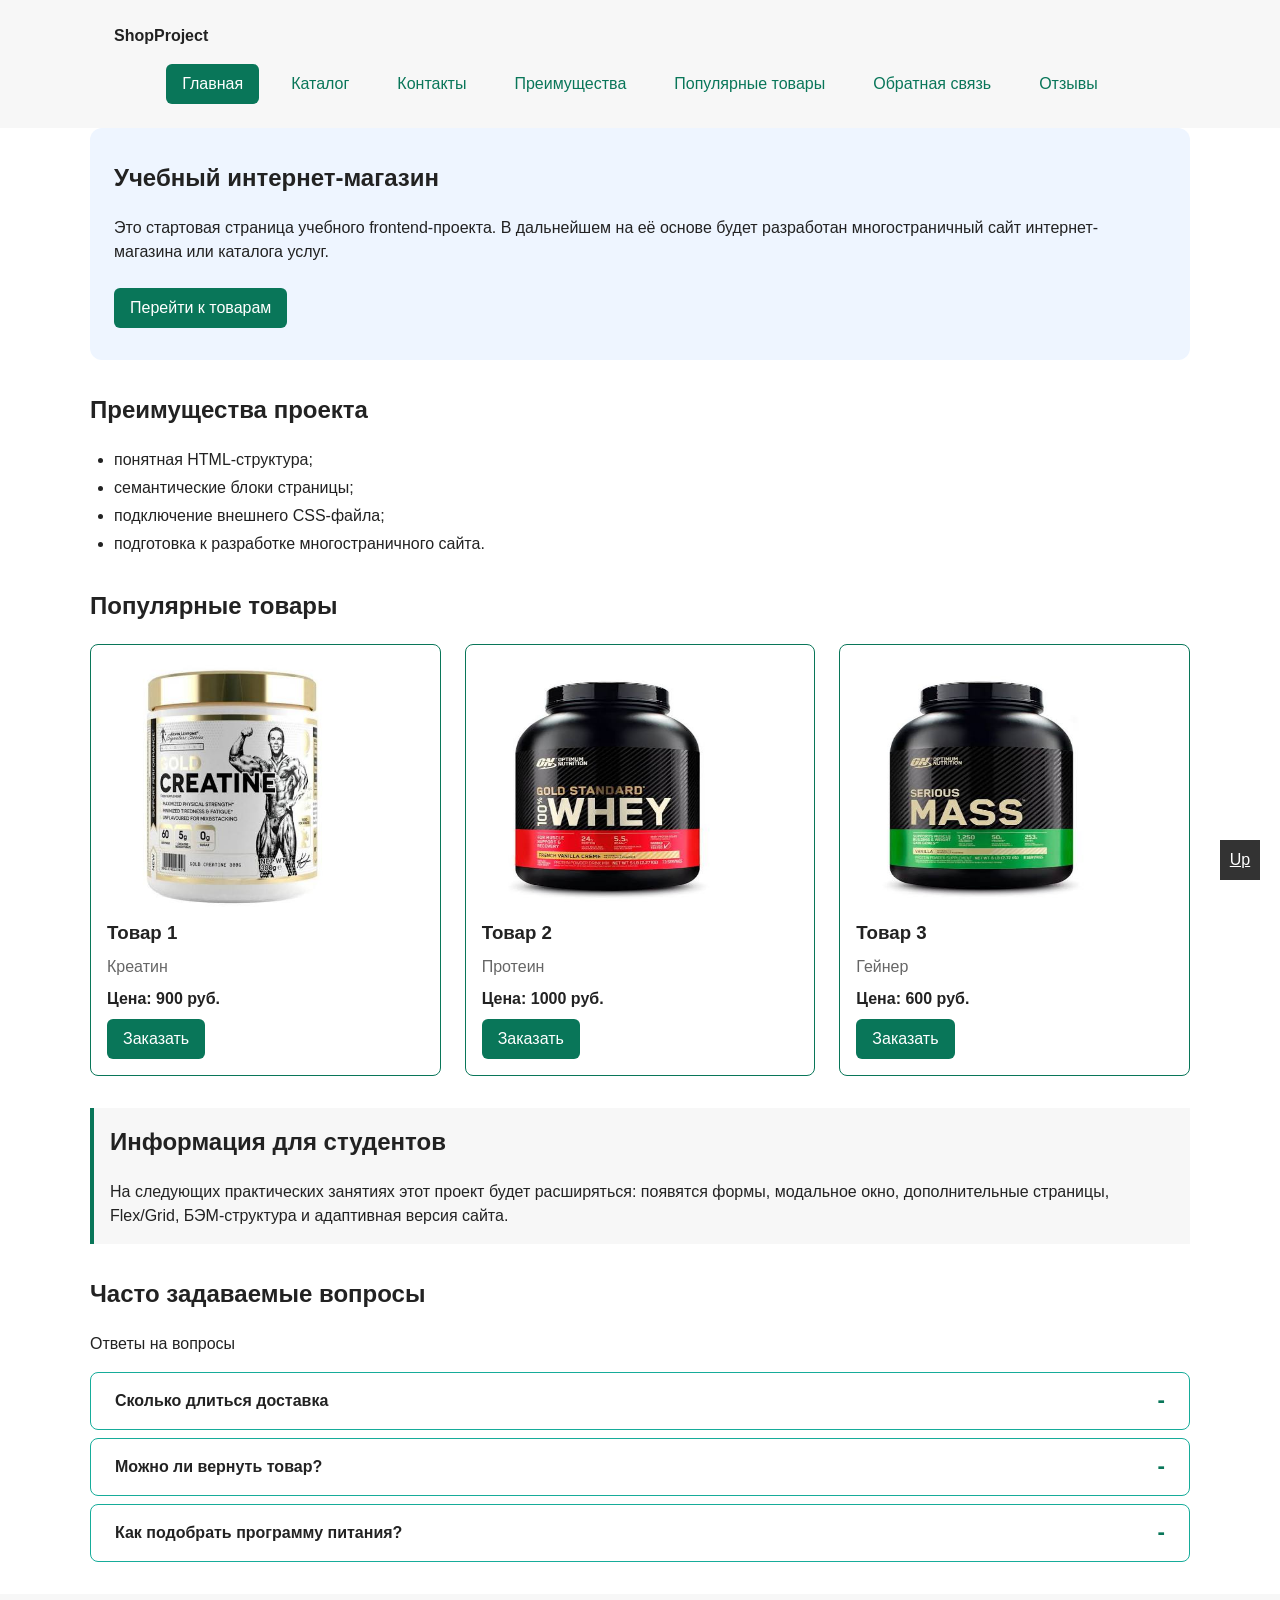
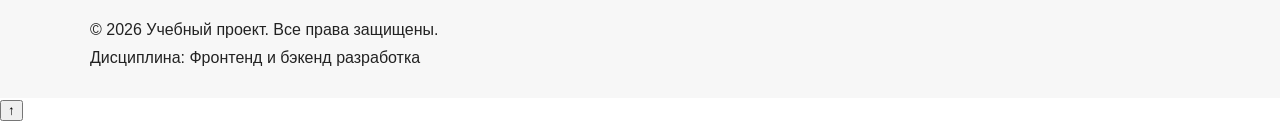
<file: index.html>
<!doctype html>
<html lang="ru">
  <head>
    <meta charset="UTF-8" />
    <meta name="viewport" content="width=device-width, initial-scale=1.0" />
    <meta
      name="description"
      content="Учебный интернет-магазин — главная страница."
    />
    <title>Учебный интернет-магазин</title>
    <link rel="stylesheet" href="css/style.css" />
    <script src="js/main.js" defer></script>
  </head>
  <body>
    <header class="site-header">
      <div class="site-header__inner">
        <a class="site-header__logo" href="index.html">ShopProject</a>

        <nav class="site-nav" aria-label="Основная навигация">
          <ul class="site-nav__list">
            <li class="site-nav__item">
              <a class="site-nav__link site-nav__link--active" href="index.html"
                >Главная</a
              >
            </li>
            <li class="site-nav__item">
              <a class="site-nav__link" href="catalog.html">Каталог</a>
            </li>
            <li class="site-nav__item">
              <a class="site-nav__link" href="contacts.html">Контакты</a>
            </li>
            <li class="site-nav__item">
              <a class="site-nav__link" href="index.html#advantages"
                >Преимущества</a
              >
            </li>
            <li class="site-nav__item">
              <a class="site-nav__link" href="index.html#popular"
                >Популярные товары</a
              >
            </li>
            <li class="site-nav__item">
              <a class="site-nav__link" href="index.html#contacts"
                >Обратная связь</a
              >
            </li>
            <li class="site-nav__item">
              <a class="site-nav__link" href="reviews.html">Отзывы</a>
            </li>
          </ul>
        </nav>
      </div>
    </header>

    <main>
      <section class="hero">
        <h1 class="hero__title">Учебный интернет-магазин</h1>
        <p class="hero__text">
          Это стартовая страница учебного frontend-проекта. В дальнейшем на её
          основе будет разработан многостраничный сайт интернет-магазина или
          каталога услуг.
        </p>
        <a class="button button--primary" href="#popular">Перейти к товарам</a>
      </section>

      <section class="section" id="advantages">
        <h2 class="section__title">Преимущества проекта</h2>
        <ul class="advantages-list">
          <li class="advantages-list__item">понятная HTML-структура;</li>
          <li class="advantages-list__item">семантические блоки страницы;</li>
          <li class="advantages-list__item">подключение внешнего CSS-файла;</li>
          <li class="advantages-list__item">
            подготовка к разработке многостраничного сайта.
          </li>
        </ul>
      </section>

      <section class="section" id="popular">
        <h2 class="section__title">Популярные товары</h2>

        <div class="products-grid">
          <article class="product-card product-card--featured">
            <img src="images/creatin.jpeg" width="250" height="250" />
            <h3 class="product-card__title">Товар 1</h3>
            <p class="product-card__description">Креатин</p>
            <p class="product-card__price">Цена: 900 руб.</p>
            <button
              class="button button--primary product-card__button"
              type="button"
              data-product="Товар 1"
            >
              Заказать
            </button>
          </article>

          <article class="product-card product-card--featured">
            <img src="images/Protein.jpeg" width="250" height="250" />
            <h3 class="product-card__title">Товар 2</h3>
            <p class="product-card__description">Протеин</p>
            <p class="product-card__price">Цена: 1000 руб.</p>
            <button
              class="button button--primary product-card__button"
              type="button"
              data-product="Товар 2"
            >
              Заказать
            </button>
          </article>

          <article class="product-card product-card--featured">
            <img src="images/gainer.jpeg" width="250" height="250" />
            <h3 class="product-card__title">Товар 3</h3>
            <p class="product-card__description">Гейнер</p>
            <p class="product-card__price">Цена: 600 руб.</p>
            <button
              class="button button--primary product-card__button"
              type="button"
              data-product="Товар 3"
            >
              Заказать
            </button>
          </article>
        </div>
      </section>

      <aside class="aside-info">
        <h2 class="aside-info__title">Информация для студентов</h2>
        <p class="aside-info__text">
          На следующих практических занятиях этот проект будет расширяться:
          появятся формы, модальное окно, дополнительные страницы, Flex/Grid,
          БЭМ-структура и адаптивная версия сайта.
        </p>
      </aside>

      <!-- Блок вопросы ответы -->
      <section class="section" id="faq">
        <h2 class="section__title">Часто задаваемые вопросы</h2>
        <p class="section__subtitle">Ответы на вопросы</p>
        <div class="faq">
          <details class="faq-item">
            <summary class="faq-item__question">
              Сколько длиться доставка
            </summary>
            <p class="faq-item__answer">2-6 дней</p>
          </details>
          <details class="faq-item">
            <summary class="faq-item__question">
              Можно ли вернуть товар?
            </summary>
            <p class="faq-item__answer">Возврат возможен в течение 14 дней</p>
          </details>

          <details class="faq-item">
            <summary class="faq-item__question">
              Как подобрать программу питания?
            </summary>
            <p class="faq-item__answer">Оставьте заявку через форму</p>
          </details>
        </div>
      </section>
    </main>

    <footer class="site-footer" id="contacts">
      <p class="site-footer__text">
        &copy; 2026 Учебный проект. Все права защищены.
      </p>
      <p class="site-footer__text">Дисциплина: Фронтенд и бэкенд разработка</p>
    </footer>

    <dialog
      class="order-dialog"
      id="order-dialog"
      aria-labelledby="order-dialog-title"
    >
      <h2 class="order-dialog__title" id="order-dialog-title">
        Оформление заявки
      </h2>

      <form
        class="order-form"
        id="order-form"
        action="#"
        method="post"
        novalidate
      >
        <input type="hidden" id="selected-product" name="selected-product" />

        <div class="order-form__field">
          <label class="order-form__label" for="order-name">Имя</label>
          <input
            class="order-form__input"
            id="order-name"
            name="name"
            type="text"
            required
          />
        </div>

        <div class="order-form__field">
          <label class="order-form__label" for="order-email">E-mail</label>
          <input
            class="order-form__input"
            id="order-email"
            name="email"
            type="email"
            placeholder="example@mail.ru"
            autocomplete="email"
            required
          />
        </div>

        <div class="order-form__field">
          <label class="order-form__label" for="order-phone">Телефон</label>
          <input
            class="order-form__input"
            id="order-phone"
            name="phone"
            type="tel"
            inputmode="tel"
            placeholder="+7 (900) 000-00-00"
            pattern="^\+7 \(\d{3}\) \d{3}-\d{2}-\d{2}$"
            required
          />
          <small class="order-form__hint">Формат: +7 (900) 000-00-00</small>
        </div>

        <div class="order-form__field">
          <label class="order-form__label" for="order-date">Дата связи</label>
          <input
            class="order-form__input"
            id="order-date"
            name="date"
            type="date"
          />
        </div>

        <div class="order-form__field">
          <label class="order-form__label" for="order-topic">Тема заявки</label>
          <select
            class="order-form__select"
            id="order-topic"
            name="topic"
            required
          >
            <option value="">Выберите тему</option>
            <option value="product">Заказ товара</option>
            <option value="consultation">Консультация</option>
            <option value="delivery">Доставка</option>
          </select>
        </div>

        <div class="order-form__field">
          <label class="order-form__label" for="order-comment"
            >Комментарий</label
          >
          <textarea
            class="order-form__textarea"
            id="order-comment"
            name="comment"
            rows="4"
            placeholder="Укажите дополнительную информацию"
          ></textarea>
        </div>

        <div class="order-form__field order-form__field--checkbox">
          <label class="order-form__label order-form__label--checkbox">
            <input
              class="order-form__checkbox"
              id="order-agreement"
              name="agreement"
              type="checkbox"
              required
            />
            Я согласен на обработку данных
          </label>
        </div>

        <div class="order-form__actions">
          <button
            class="button button--secondary"
            type="button"
            id="close-order-dialog"
          >
            Закрыть
          </button>
          <button class="button button--primary" type="submit">
            Отправить заявку
          </button>
        </div>
      </form>
    </dialog>

    <a href="#top" class="btn-top" aria-label="Вернуться наверх">Up</a>

    <p class="success-message" id="success-message" hidden>
      Форма успешно отправлена!
    </p>
  </body>
</html>
</file>
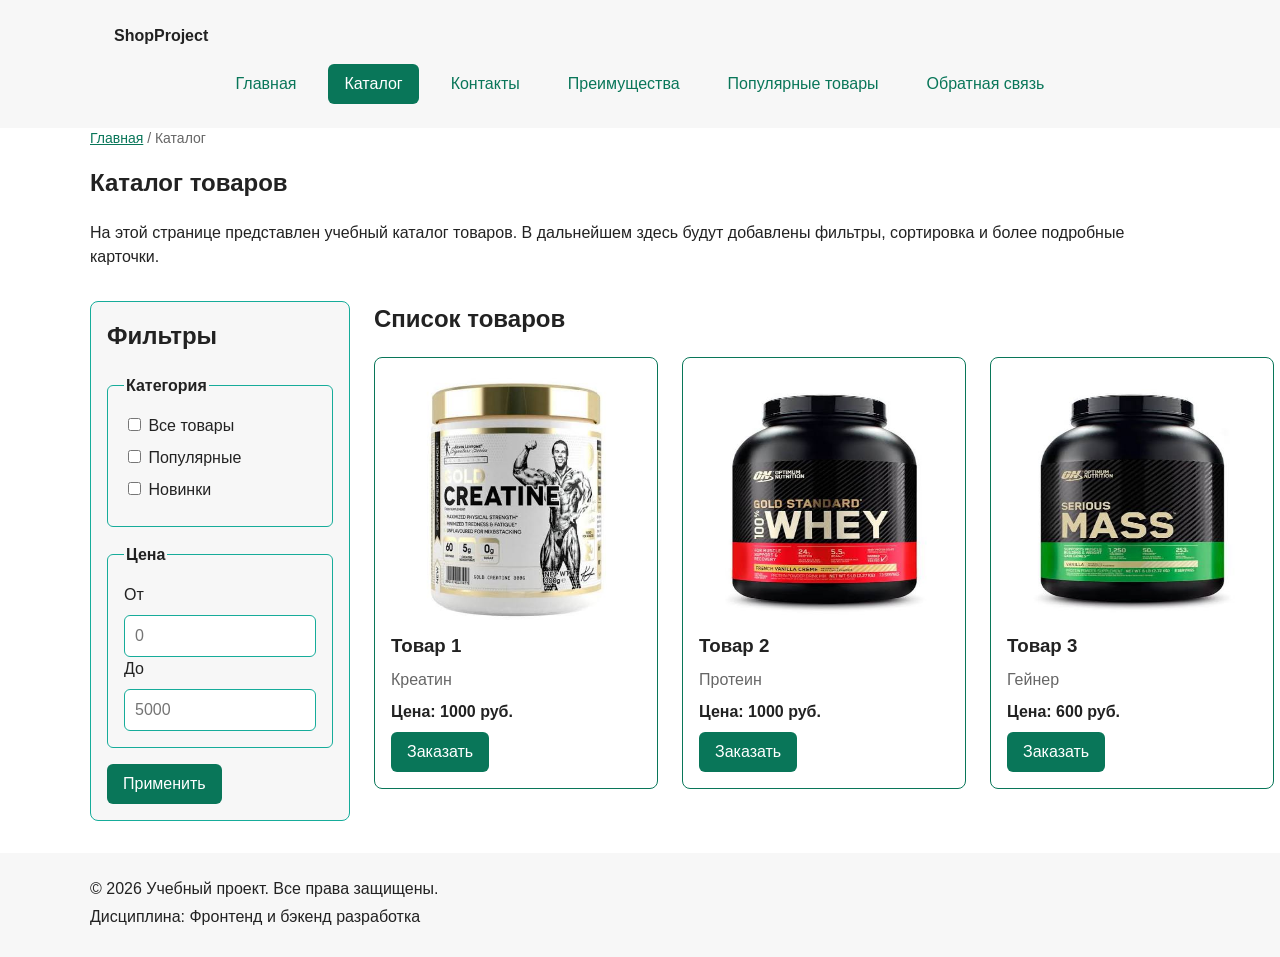
<file: catalog.html>
<!doctype html>
<html lang="ru">
  <head>
    <meta charset="UTF-8" />
    <meta name="viewport" content="width=device-width, initial-scale=1.0" />
    <meta
      name="description"
      content="Каталог товаров учебного интернет-магазина."
    />
    <title>Каталог товаров — Учебный интернет-магазин</title>
    <link rel="stylesheet" href="css/style.css" />
  </head>
  <body>
    <header class="site-header">
      <div class="site-header__inner">
        <a class="site-header__logo" href="index.html">ShopProject</a>

        <nav class="site-nav" aria-label="Основная навигация">
          <ul class="site-nav__list">
            <li class="site-nav__item">
              <a class="site-nav__link" href="index.html">Главная</a>
            </li>
            <li class="site-nav__item">
              <a
                class="site-nav__link site-nav__link--active"
                href="catalog.html"
                >Каталог</a
              >
            </li>
            <li class="site-nav__item">
              <a class="site-nav__link" href="contacts.html">Контакты</a>
            </li>
            <li class="site-nav__item">
              <a class="site-nav__link" href="index.html#advantages"
                >Преимущества</a
              >
            </li>
            <li class="site-nav__item">
              <a class="site-nav__link" href="index.html#popular"
                >Популярные товары</a
              >
            </li>
            <li class="site-nav__item">
              <a class="site-nav__link" href="index.html#contacts"
                >Обратная связь</a
              >
            </li>
          </ul>
        </nav>
      </div>
    </header>

    <main>
      <nav class="breadcrumbs" aria-label="Хлебные крошки">
        <a class="breadcrumbs__link" href="index.html">Главная</a>
        <span class="breadcrumbs__current">Каталог</span>
      </nav>

      <section class="section">
        <h1 class="section__title">Каталог товаров</h1>
        <p class="section__text">
          На этой странице представлен учебный каталог товаров. В дальнейшем
          здесь будут добавлены фильтры, сортировка и более подробные карточки.
        </p>
      </section>

      <section class="catalog-layout">
        <aside class="catalog-filters">
          <h2 class="catalog-filters__title">Фильтры</h2>

          <form class="filters-form" action="#" method="get">
            <fieldset class="filters-form__group">
              <legend class="filters-form__legend">Категория</legend>

              <label class="filters-form__label">
                <input
                  class="filters-form__checkbox"
                  type="checkbox"
                  name="category"
                  value="all"
                />
                Все товары
              </label>

              <label class="filters-form__label">
                <input
                  class="filters-form__checkbox"
                  type="checkbox"
                  name="category"
                  value="popular"
                />
                Популярные
              </label>

              <label class="filters-form__label">
                <input
                  class="filters-form__checkbox"
                  type="checkbox"
                  name="category"
                  value="new"
                />
                Новинки
              </label>
            </fieldset>

            <fieldset class="filters-form__group">
              <legend class="filters-form__legend">Цена</legend>

              <label class="filters-form__label" for="price-from">От</label>
              <input
                class="filters-form__input"
                id="price-from"
                name="price-from"
                type="number"
                min="0"
                placeholder="0"
              />

              <label class="filters-form__label" for="price-to">До</label>
              <input
                class="filters-form__input"
                id="price-to"
                name="price-to"
                type="number"
                min="0"
                placeholder="5000"
              />
            </fieldset>

            <button
              class="button button--primary filters-form__button"
              type="submit"
            >
              Применить
            </button>
          </form>
        </aside>

        <section class="catalog-products">
          <h2 class="catalog-products__title">Список товаров</h2>

          <div class="products-grid">
            <article class="product-card product-card--featured">
              <img src="images/creatin.jpeg" width="250" height="250" />
              <h3 class="product-card__title">Товар 1</h3>
              <p class="product-card__description">Креатин</p>
              <p class="product-card__price">Цена: 1000 руб.</p>
              <button
                class="button button--primary product-card__button"
                type="button"
                data-product="Товар 1"
              >
                Заказать
              </button>
            </article>

            <article class="product-card product-card--featured">
              <img src="images/Protein.jpeg" width="250" height="250" />
              <h3 class="product-card__title">Товар 2</h3>
              <p class="product-card__description">Протеин</p>
              <p class="product-card__price">Цена: 1000 руб.</p>
              <button
                class="button button--primary product-card__button"
                type="button"
                data-product="Товар 2"
              >
                Заказать
              </button>
            </article>

            <article class="product-card product-card--featured">
              <img src="images/gainer.jpeg" width="250" height="250" />
              <h3 class="product-card__title">Товар 3</h3>
              <p class="product-card__description">Гейнер</p>
              <p class="product-card__price">Цена: 600 руб.</p>
              <button
                class="button button--primary product-card__button"
                type="button"
                data-product="Товар 3"
              >
                Заказать
              </button>
            </article>
          </div>
        </section>
      </section>
    </main>

    <footer class="site-footer">
      <p class="site-footer__text">
        &copy; 2026 Учебный проект. Все права защищены.
      </p>
      <p class="site-footer__text">Дисциплина: Фронтенд и бэкенд разработка</p>
    </footer>
  </body>
</html>
</file>
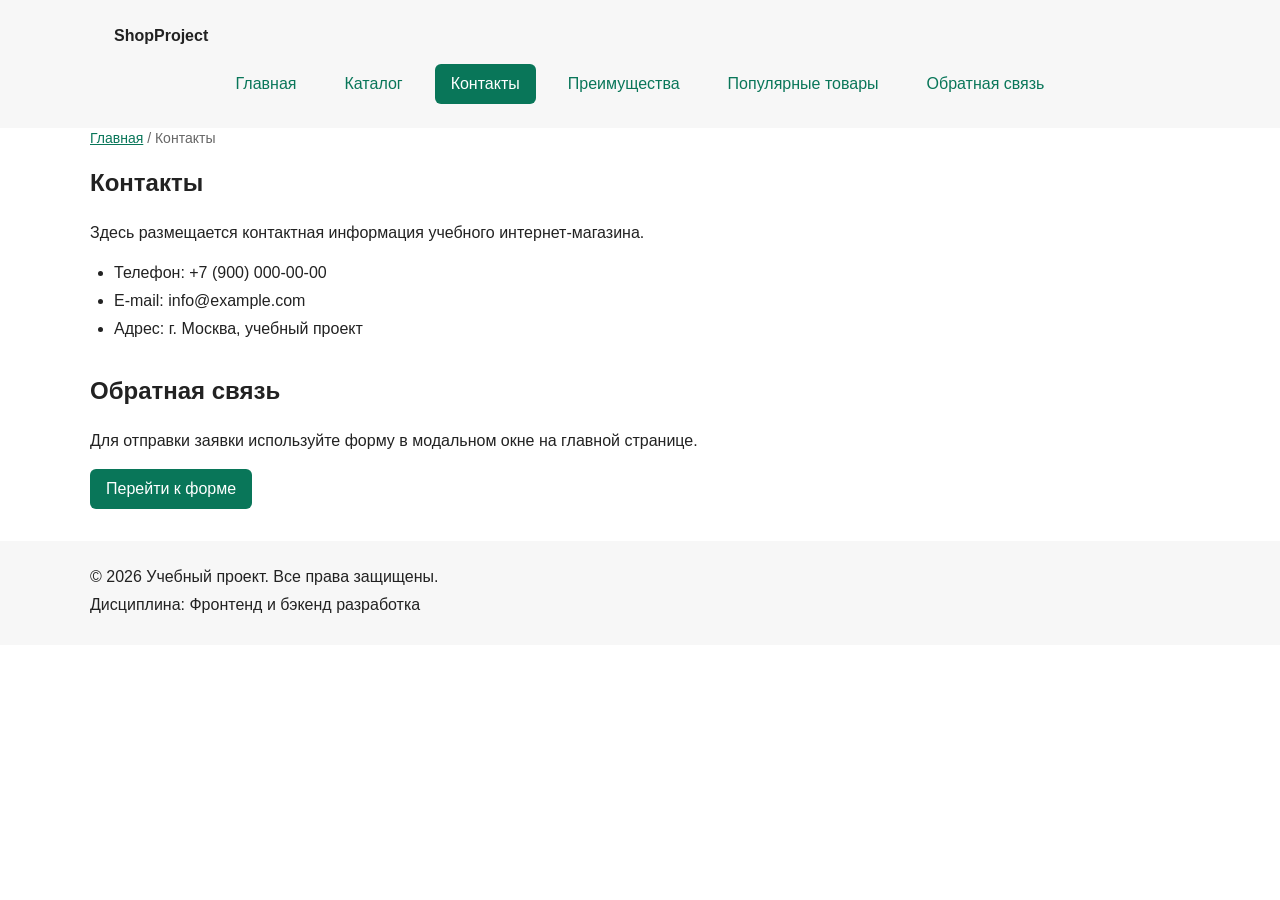
<file: contacts.html>
<!DOCTYPE html>
<html lang="ru">
<head>
  <meta charset="UTF-8">
  <meta name="viewport" content="width=device-width, initial-scale=1.0">
  <meta name="description" content="Контактная информация учебного интернет-магазина.">
  <title>Контакты — Учебный интернет-магазин</title>
  <link rel="stylesheet" href="css/style.css">
</head>
<body>
  <header class="site-header">
    <div class="site-header__inner">
      <a class="site-header__logo" href="index.html">ShopProject</a>

      <nav class="site-nav" aria-label="Основная навигация">
        <ul class="site-nav__list">
          <li class="site-nav__item">
            <a class="site-nav__link" href="index.html">Главная</a>
          </li>
          <li class="site-nav__item">
            <a class="site-nav__link" href="catalog.html">Каталог</a>
          </li>
          <li class="site-nav__item">
            <a class="site-nav__link site-nav__link--active" href="contacts.html">Контакты</a>
          </li>
          <li class="site-nav__item">
            <a class="site-nav__link" href="index.html#advantages">Преимущества</a>
          </li>
          <li class="site-nav__item">
            <a class="site-nav__link" href="index.html#popular">Популярные товары</a>
          </li>
          <li class="site-nav__item">
            <a class="site-nav__link" href="index.html#contacts">Обратная связь</a>
          </li>
        </ul>
      </nav>
    </div>
  </header>

  <main>
    <nav class="breadcrumbs" aria-label="Хлебные крошки">
      <a class="breadcrumbs__link" href="index.html">Главная</a>
      <span class="breadcrumbs__current">Контакты</span>
    </nav>

    <section class="section">
      <h1 class="section__title">Контакты</h1>
      <p class="section__text">
        Здесь размещается контактная информация учебного интернет-магазина.
      </p>

      <ul class="contacts-list">
        <li class="contacts-list__item">Телефон: +7 (900) 000-00-00</li>
        <li class="contacts-list__item">E-mail: info@example.com</li>
        <li class="contacts-list__item">Адрес: г. Москва, учебный проект</li>
      </ul>
    </section>

    <section class="section" id="feedback">
      <h2 class="section__title">Обратная связь</h2>
      <p class="section__text">
        Для отправки заявки используйте форму в модальном окне на главной странице.
      </p>
      <a class="button button--primary" href="index.html#contacts">Перейти к форме</a>
    </section>
  </main>

  <footer class="site-footer">
    <p class="site-footer__text">&copy; 2026 Учебный проект. Все права защищены.</p>
    <p class="site-footer__text">Дисциплина: Фронтенд и бэкенд разработка</p>
  </footer>
</body>
</html>
</file>
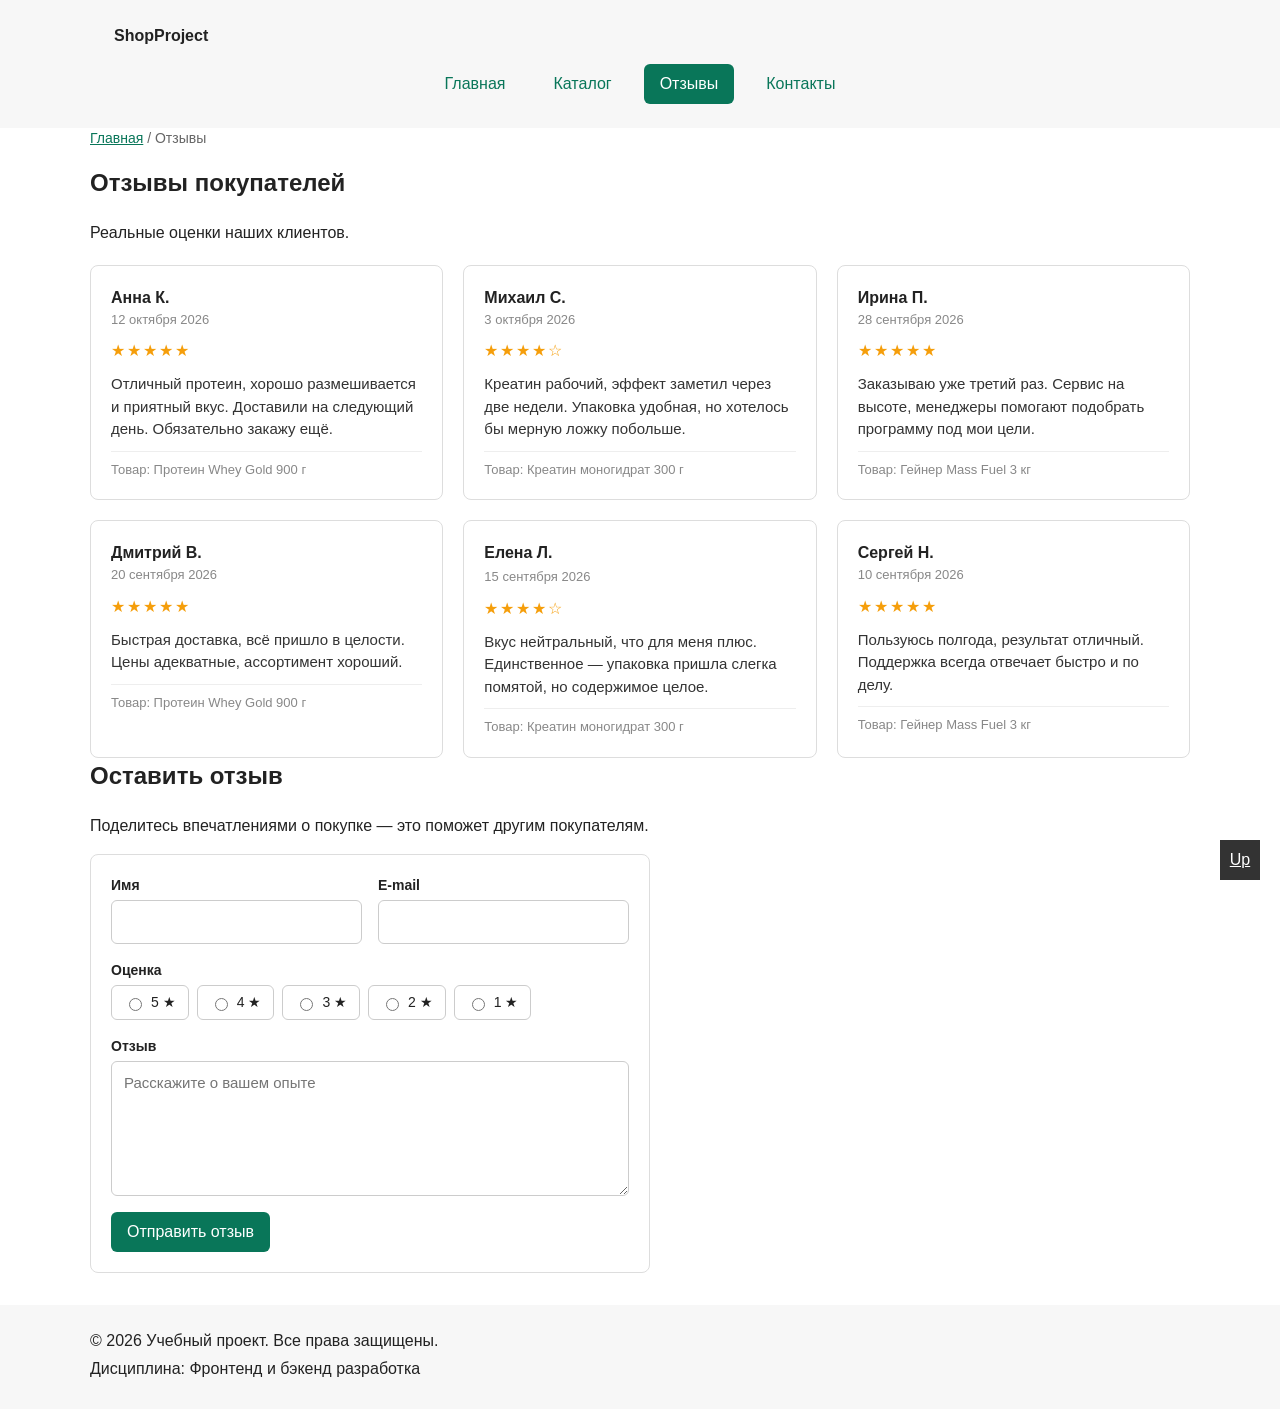
<file: reviews.html>
<!doctype html>
<html lang="ru">
  <head>
    <meta charset="UTF-8" />
    <meta name="viewport" content="width=device-width, initial-scale=1.0" />
    <meta
      name="description"
      content="Отзывы покупателей учебного интернет-магазина ShopProject."
    />
    <title>Отзывы — ShopProject</title>
    <link rel="stylesheet" href="css/style.css" />
    <script src="js/main.js" defer></script>
  </head>
  <body>
    <header class="site-header">
      <div class="site-header__inner">
        <a class="site-header__logo" href="index.html">ShopProject</a>

        <nav class="site-nav" aria-label="Основная навигация">
          <ul class="site-nav__list">
            <li class="site-nav__item">
              <a class="site-nav__link" href="index.html">Главная</a>
            </li>
            <li class="site-nav__item">
              <a class="site-nav__link" href="catalog.html">Каталог</a>
            </li>
            <li class="site-nav__item">
              <a
                class="site-nav__link site-nav__link--active"
                href="reviews.html"
                >Отзывы</a
              >
            </li>
            <li class="site-nav__item">
              <a class="site-nav__link" href="contacts.html">Контакты</a>
            </li>
          </ul>
        </nav>
      </div>
    </header>

    <main>
      <nav class="breadcrumbs" aria-label="Хлебные крошки">
        <a class="breadcrumbs__link" href="index.html">Главная</a>
        <span class="breadcrumbs__current">Отзывы</span>
      </nav>

      <!-- Заголовок страницы -->
      <section class="section">
        <h1 class="section__title">Отзывы покупателей</h1>
        <p class="section__subtitle">Реальные оценки наших клиентов.</p>

        <div class="reviews-grid">
          <!-- Отзыв 1 -->
          <article class="review-card">
            <div class="review-card__head">
              <div>
                <p class="review-card__name">Анна К.</p>
                <p class="review-card__date">12 октября 2026</p>
              </div>
            </div>
            <div class="review-card__stars" aria-label="Оценка 5 из 5">
              ★★★★★
            </div>
            <p class="review-card__text">
              Отличный протеин, хорошо размешивается и приятный вкус. Доставили
              на следующий день. Обязательно закажу ещё.
            </p>
            <p class="review-card__product">Товар: Протеин Whey Gold 900 г</p>
          </article>

          <!-- Отзыв 2 -->
          <article class="review-card">
            <div class="review-card__head">
              <div>
                <p class="review-card__name">Михаил С.</p>
                <p class="review-card__date">3 октября 2026</p>
              </div>
            </div>
            <div class="review-card__stars" aria-label="Оценка 4 из 5">
              ★★★★☆
            </div>
            <p class="review-card__text">
              Креатин рабочий, эффект заметил через две недели. Упаковка
              удобная, но хотелось бы мерную ложку побольше.
            </p>
            <p class="review-card__product">Товар: Креатин моногидрат 300 г</p>
          </article>

          <!-- Отзыв 3 -->
          <article class="review-card">
            <div class="review-card__head">
              <div>
                <p class="review-card__name">Ирина П.</p>
                <p class="review-card__date">28 сентября 2026</p>
              </div>
            </div>
            <div class="review-card__stars" aria-label="Оценка 5 из 5">
              ★★★★★
            </div>
            <p class="review-card__text">
              Заказываю уже третий раз. Сервис на высоте, менеджеры помогают
              подобрать программу под мои цели.
            </p>
            <p class="review-card__product">Товар: Гейнер Mass Fuel 3 кг</p>
          </article>

          <!-- Отзыв 4 -->
          <article class="review-card">
            <div class="review-card__head">
              <div>
                <p class="review-card__name">Дмитрий В.</p>
                <p class="review-card__date">20 сентября 2026</p>
              </div>
            </div>
            <div class="review-card__stars" aria-label="Оценка 5 из 5">
              ★★★★★
            </div>
            <p class="review-card__text">
              Быстрая доставка, всё пришло в целости. Цены адекватные,
              ассортимент хороший.
            </p>
            <p class="review-card__product">Товар: Протеин Whey Gold 900 г</p>
          </article>

          <!-- Отзыв 5 -->
          <article class="review-card">
            <div class="review-card__head">
              <p class="review-card__name">Елена Л.</p>
              <p class="review-card__date">15 сентября 2026</p>
            </div>
            <div class="review-card__stars" aria-label="Оценка 4 из 5">
              ★★★★☆
            </div>
            <p class="review-card__text">
              Вкус нейтральный, что для меня плюс. Единственное — упаковка
              пришла слегка помятой, но содержимое целое.
            </p>
            <p class="review-card__product">Товар: Креатин моногидрат 300 г</p>
          </article>

          <!-- Отзыв 6 -->
          <article class="review-card">
            <div class="review-card__head">
              <div>
                <p class="review-card__name">Сергей Н.</p>
                <p class="review-card__date">10 сентября 2026</p>
              </div>
            </div>
            <div class="review-card__stars" aria-label="Оценка 5 из 5">
              ★★★★★
            </div>
            <p class="review-card__text">
              Пользуюсь полгода, результат отличный. Поддержка всегда отвечает
              быстро и по делу.
            </p>
            <p class="review-card__product">Товар: Гейнер Mass Fuel 3 кг</p>
          </article>
        </div>

      <!-- Форма отзыва -->
      <section class="section" id="leave-review">
        <h2 class="section__title">Оставить отзыв</h2>
        <p class="section__subtitle">
          Поделитесь впечатлениями о покупке — это поможет другим покупателям.
        </p>

        <form class="review-form" action="#" method="post" novalidate>
          <div class="review-form__row">
            <div class="review-form__field">
              <label class="review-form__label" for="review-name">Имя</label>
              <input
                class="review-form__input"
                id="review-name"
                name="name"
                type="text"
                autocomplete="name"
                required
              />
            </div>

            <div class="review-form__field">
              <label class="review-form__label" for="review-email"
                >E-mail</label
              >
              <input
                class="review-form__input"
                id="review-email"
                name="email"
                type="email"
                autocomplete="email"
                required
              />
            </div>
          </div>

          <div class="review-form__field">
            <span class="review-form__label" id="review-rating-label"
              >Оценка</span
            >
            <div
              class="review-form__rating"
              role="radiogroup"
              aria-labelledby="review-rating-label"
            >
              <label class="review-form__rating-option">
                <input type="radio" name="rating" value="5" required />
                <span>5 ★</span>
              </label>
              <label class="review-form__rating-option">
                <input type="radio" name="rating" value="4" />
                <span>4 ★</span>
              </label>
              <label class="review-form__rating-option">
                <input type="radio" name="rating" value="3" />
                <span>3 ★</span>
              </label>
              <label class="review-form__rating-option">
                <input type="radio" name="rating" value="2" />
                <span>2 ★</span>
              </label>
              <label class="review-form__rating-option">
                <input type="radio" name="rating" value="1" />
                <span>1 ★</span>
              </label>
            </div>
          </div>

          <div class="review-form__field">
            <label class="review-form__label" for="review-text">Отзыв</label>
            <textarea
              class="review-form__textarea"
              id="review-text"
              name="text"
              rows="5"
              placeholder="Расскажите о вашем опыте"
              required
            ></textarea>
          </div>

          <div class="review-form__actions">
            <button class="button button--primary" type="submit">
              Отправить отзыв
            </button>
          </div>
        </form>
      </section>
    </main>

    <footer class="site-footer" id="contacts">
      <p class="site-footer__text">
        &copy; 2026 Учебный проект. Все права защищены.
      </p>
      <p class="site-footer__text">Дисциплина: Фронтенд и бэкенд разработка</p>
    </footer>

    <a href="#top" class="btn-top" aria-label="Вернуться наверх">Up</a>
  </body>
</html>
</file>
<file: css/style.css>
/* ===============================
   1. Переменные проекта
   =============================== */
:root {
  /* Основные цвета проекта */
  --color-bg: #ffffff;
  --color-text: #222222;
  --color-muted: #666666;
  --color-primary: #097659;
  --color-primary-dark: #000000;
  --color-border: #16ac9a;
  --color-surface: #f7f7f7;
  --color-surface-accent: #eef5ff;
  --color-danger: #b00020;
  --color-success: #168a2f;
  --color-success-bg: #eefaf0;
  --color-white: #ffffff;

  /* Отступы */
  --space-xs: 4px;
  --space-sm: 8px;
  --space-md: 16px;
  --space-lg: 24px;
  --space-xl: 32px;

  /* Скругления */
  --radius-sm: 6px;
  --radius-md: 8px;
  --radius-lg: 12px;

  /* Размеры */
  --container-width: 1100px;
}

/* ===============================
   2. Базовые стили
   =============================== */
* {
  box-sizing: border-box;
}

html {
  scroll-behavior: smooth;
}

body {
  margin: 0;
  font-family: Arial, sans-serif;
  line-height: 1.5;
  color: var(--color-text);
  background-color: var(--color-bg);
}

:target {
  outline: 2px dashed var(--color-primary);
  outline-offset: 4px;
}

/* ===============================
   3. Общие элементы интерфейса
   =============================== */
a {
  color: var(--color-primary);
}

a:hover {
  color: var(--color-primary-dark);
}

a:focus-visible {
  outline: 2px solid var(--color-primary);
  outline-offset: 3px;
}

/* ===============================
   4. Блок button
   =============================== */
.button {
  display: inline-block;
  padding: var(--space-sm) var(--space-md);
  border: none;
  border-radius: var(--radius-sm);
  font: inherit;
  text-decoration: none;
  cursor: pointer;
}

.button--primary {
  color: var(--color-white);
  background-color: var(--color-primary);
}

.button--primary:hover {
  background-color: var(--color-primary-dark);
}

.button--secondary {
  color: var(--color-primary);
  background-color: transparent;
  border: 1px solid var(--color-primary);
}

.button--secondary:hover {
  color: var(--color-white);
  background-color: var(--color-primary);
}

.button:focus-visible {
  outline: 2px solid var(--color-primary);
  outline-offset: 3px;
}

.button:disabled,
.button--disabled {
  opacity: 0.6;
  cursor: not-allowed;
}

/* ===============================
   5. Блок site-header
   =============================== */
.site-header {
  background-color: var(--color-surface);
}

.site-header__inner {
  max-width: var(--container-width);
  margin: 0 auto;
  padding: var(--space-lg);
}

.site-header__logo {
  font-weight: 700;
  color: var(--color-text);
  text-decoration: none;
}

/* ===============================
   6. Блок site-nav
   =============================== */
.site-nav__list {
  display: flex;
  flex-wrap: wrap;
  justify-content: center;
  align-items: center;
  gap: var(--space-md);
  padding: 0;
  margin: var(--space-md) 0 0;
  list-style: none;
}

.site-nav__item {
  /* Оставлено для возможных будущих стилей */
}

.site-nav__link {
  display: inline-block;
  padding: var(--space-sm) var(--space-md);
  color: var(--color-primary);
  text-decoration: none;
  border-radius: var(--radius-sm);
}

.site-nav__link:hover {
  color: var(--color-white);
  background-color: var(--color-primary);
}

.site-nav__link:focus-visible {
  outline: 2px solid var(--color-primary);
  outline-offset: 3px;
}

.site-nav__link--active {
  color: var(--color-white);
  background-color: var(--color-primary);
}

/* ===============================
   7. Блок breadcrumbs
   =============================== */
.breadcrumbs {
  max-width: var(--container-width);
  margin: 0 auto var(--space-md);
  font-size: 14px;
  color: var(--color-muted);
}

.breadcrumbs__link {
  color: var(--color-primary);
}

.breadcrumbs__current::before {
  content: " / ";
  color: var(--color-muted);
}

/* ===============================
   8. Блок hero
   =============================== */
.hero {
  max-width: var(--container-width);
  margin: 0 auto var(--space-xl);
  padding: var(--space-xl) var(--space-lg);
  background-color: var(--color-surface-accent);
  border-radius: var(--radius-lg);
}

.hero__title {
  margin-top: 0;
}

.hero__text {
  margin-bottom: var(--space-lg);
}

/* ===============================
   9. Блок section
   =============================== */
.section {
  max-width: var(--container-width);
  margin: 0 auto var(--space-xl);
}

.section__title {
  margin-top: 0;
}

.section__text {
  margin-bottom: var(--space-md);
}

/* ===============================
   10. Блок aside-info
   =============================== */
.aside-info {
  max-width: var(--container-width);
  margin: 0 auto var(--space-xl);
  padding: var(--space-md);
  border-left: 4px solid var(--color-primary);
  background-color: var(--color-surface);
}

.aside-info__title {
  margin-top: 0;
}

.aside-info__text {
  margin-bottom: 0;
}

/* ===============================
   11. Блок advantages-list
   =============================== */
.advantages-list {
  padding-left: var(--space-lg);
}

.advantages-list__item {
  margin-bottom: var(--space-xs);
}

/* ===============================
   12. Блок contacts-list
   =============================== */
.contacts-list {
  padding-left: var(--space-lg);
}

.contacts-list__item {
  margin-bottom: var(--space-xs);
}

/* ===============================
   13. Блок products-grid
   =============================== */
.products-grid {
  display: grid;
  grid-template-columns: repeat(3, 1fr);
  gap: var(--space-lg);
}

/* ===============================
   14. Блок product-card
   =============================== */
.product-card {
  display: flex;
  flex-direction: column;
  gap: var(--space-sm);
  padding: var(--space-md);
  border: 1px solid var(--color-border);
  border-radius: var(--radius-md);
  background-color: var(--color-bg);
}

.product-card:hover {
  border-color: var(--color-primary);
}

.product-card--featured {
  border-color: var(--color-primary);
}

.product-card--discount {
  border-color: var(--color-danger);
}

.product-card__title {
  margin: 0;
  color: var(--color-text);
}

.product-card__description {
  margin: 0;
  color: var(--color-muted);
}

.product-card__price {
  margin: 0;
  font-weight: 700;
}

.product-card--discount .product-card__price {
  color: var(--color-danger);
}

.product-card__button {
  margin-top: auto;
  align-self: flex-start;
}

/* ===============================
   15. Блок catalog-layout
   =============================== */
.catalog-layout {
  max-width: var(--container-width);
  margin: 0 auto var(--space-xl);
  display: grid;
  grid-template-columns: 260px 1fr;
  grid-template-areas: "filters products";
  gap: var(--space-lg);
}

/* ===============================
   16. Блок catalog-filters
   =============================== */
.catalog-filters {
  grid-area: filters;
  padding: var(--space-md);
  border: 1px solid var(--color-border);
  border-radius: var(--radius-md);
  background-color: var(--color-surface);
}

.catalog-filters__title {
  margin-top: 0;
}

/* ===============================
   17. Блок catalog-products
   =============================== */
.catalog-products {
  grid-area: products;
}

.catalog-products__title {
  margin-top: 0;
}

/* ===============================
   18. Блок filters-form
   =============================== */
.filters-form {
  display: grid;
  gap: var(--space-md);
}

.filters-form__group {
  margin: 0;
  padding: var(--space-md);
  border: 1px solid var(--color-border);
  border-radius: var(--radius-sm);
}

.filters-form__legend {
  font-weight: 700;
}

.filters-form__label {
  display: block;
  margin-bottom: var(--space-sm);
}

.filters-form__input {
  width: 100%;
  padding: 8px 10px;
  border: 1px solid var(--color-border);
  border-radius: var(--radius-sm);
  font: inherit;
}

.filters-form__button {
  justify-self: start;
}

/* ===============================
   19. Блок order-dialog
   =============================== */
.order-dialog {
  width: min(100% - 32px, 560px);
  padding: var(--space-lg);
  border: none;
  border-radius: var(--radius-lg);
}

.order-dialog::backdrop {
  background-color: rgba(0, 0, 0, 0.5);
}

.order-dialog__title {
  margin-top: 0;
}

/* ===============================
   20. Блок order-form
   =============================== */
.order-form__field {
  margin-bottom: var(--space-md);
}

.order-form__label {
  display: block;
  margin-bottom: var(--space-xs);
}

.order-form__label--checkbox {
  display: flex;
  align-items: center;
  gap: var(--space-sm);
  margin-bottom: 0;
}

.order-form__input,
.order-form__select,
.order-form__textarea {
  width: 100%;
  padding: 10px 12px;
  border: 1px solid var(--color-border);
  border-radius: var(--radius-sm);
  font: inherit;
}

.order-form__checkbox {
  width: auto;
}

.order-form__hint {
  display: block;
  margin-top: var(--space-xs);
  color: var(--color-muted);
}

.order-form__input:hover,
.order-form__select:hover,
.order-form__textarea:hover {
  border-color: var(--color-primary);
}

.order-form__input:focus-visible,
.order-form__select:focus-visible,
.order-form__textarea:focus-visible,
.order-form__checkbox:focus-visible {
  outline: 2px solid var(--color-primary);
  outline-offset: 3px;
}

.order-form__actions {
  display: flex;
  gap: var(--space-md);
  margin-top: var(--space-lg);
}

/* Состояние ошибки */
.order-form__input[aria-invalid="true"],
.order-form__select[aria-invalid="true"],
.order-form__textarea[aria-invalid="true"] {
  border-color: var(--color-danger);
}

/* ===============================
   21. Блок success-message
   =============================== */
.success-message {
  max-width: var(--container-width);
  margin: var(--space-lg) auto;
  padding: var(--space-md);
  border-left: 4px solid var(--color-success);
  background-color: var(--color-success-bg);
}

/* ===============================
   22. Блок site-footer
   =============================== */
.site-footer {
  padding: var(--space-lg);
  background-color: var(--color-surface);
}

.site-footer__text {
  max-width: var(--container-width);
  margin: 0 auto var(--space-xs);
}

/* ===============================
   23. Кнопка "Наверх"
   =============================== */
.btn-top {
  position: fixed;
  bottom: 20px;
  right: 20px;
  width: 40px;
  height: 40px;
  background-color: #333;
  color: #fff;
  display: flex;
  align-items: center;
  justify-content: center;
}

/* ---------- FAQ ---------- */
.faq {
  display: grid;
  gap: var(--space-sm);
}

.faq-item {
  border: 1px solid var(--color-border);
  border-radius: var(--radius-md);
  background: var(--color-bg);
  overflow: hidden;
}

.faq-item__question {
  display: flex;
  align-items: center;
  justify-content: space-between;
  gap: var(--space-md);
  padding: var(--space-md) var(--space-lg);
  font-weight: 600;
  cursor: pointer;
  list-style: none;
}

.faq-item__question::after {
  content: "-";
  font-size: 1.4rem;
  line-height: 1;
  color: var(--color-primary);
  transition: transform 0.2s ease;
}

.faq-item__answer {
  margin: 0;
  padding: var(--space-md) var(--space-lg);
  color: var(--color-muted);
  font-size: 0.95rem;
}

/* ==========================================================================
   страница отзывов
   ========================================================================== */

/* Сетка отзывов */
.reviews-grid {
  display: grid;
  grid-template-columns: repeat(auto-fill, minmax(300px, 1fr));
  gap: 20px;
  margin-top: 20px;
}

/* Карточка отзыва */
.review-card {
  display: flex;
  flex-direction: column;
  gap: 10px;
  padding: 20px;
  border: 1px solid #ddd;
  border-radius: 8px;
  background: #fff;
}

/* Шапка карточки: имя и дата */
.review-card__head {
  display: flex;
  flex-direction: column;
  gap: 2px;
}

.review-card__name {
  margin: 0;
  font-weight: 700;
  font-size: 16px;
  color: #222;
}

.review-card__date {
  margin: 0;
  font-size: 13px;
  color: #888;
}

/* Звёзды */
.review-card__stars {
  color: #f59e0b;
  font-size: 16px;
  letter-spacing: 2px;
}

/* Текст отзыва */
.review-card__text {
  margin: 0;
  color: #333;
  font-size: 15px;
  line-height: 1.5;
}

/* Товар */
.review-card__product {
  margin: 0;
  padding-top: 8px;
  border-top: 1px solid #eee;
  font-size: 13px;
  color: #888;
}

/* ==========================================================================
   Форма отзыва
   ========================================================================== */
.review-form {
  display: flex;
  flex-direction: column;
  gap: 16px;
  max-width: 560px;
  margin-top: 16px;
  padding: 20px;
  border: 1px solid #ddd;
  border-radius: 8px;
  background: #fff;
}

.review-form__row {
  display: grid;
  grid-template-columns: 1fr 1fr;
  gap: 16px;
}

.review-form__field {
  display: flex;
  flex-direction: column;
  gap: 4px;
}

.review-form__label {
  font-weight: 600;
  font-size: 14px;
  color: #222;
}

.review-form__input,
.review-form__textarea {
  width: 100%;
  padding: 10px 12px;
  border: 1px solid #ccc;
  border-radius: 6px;
  font: inherit;
  font-size: 15px;
  background: #fff;
}

.review-form__input:focus,
.review-form__textarea:focus {
  outline: none;
  border-color: #1d4ed8;
}

.review-form__textarea {
  resize: vertical;
  min-height: 100px;
}

/* Оценка — простые radio-кнопки */
.review-form__rating {
  display: flex;
  flex-wrap: wrap;
  gap: 8px;
}

.review-form__rating-option {
  display: inline-flex;
  align-items: center;
  gap: 6px;
  padding: 6px 12px;
  border: 1px solid #ccc;
  border-radius: 6px;
  cursor: pointer;
  font-size: 14px;
  transition:
    border-color 0.15s,
    background-color 0.15s;
}

.review-form__rating-option:hover {
  border-color: #1d4ed8;
  background: #f0f5ff;
}

.review-form__rating-option input {
  accent-color: #1d4ed8;
}

.review-form__rating-option:has(input:checked) {
  border-color: #1d4ed8;
  background: #f0f5ff;
  font-weight: 600;
}

.review-form__actions {
  display: flex;
  justify-content: flex-start;
}
</file>
